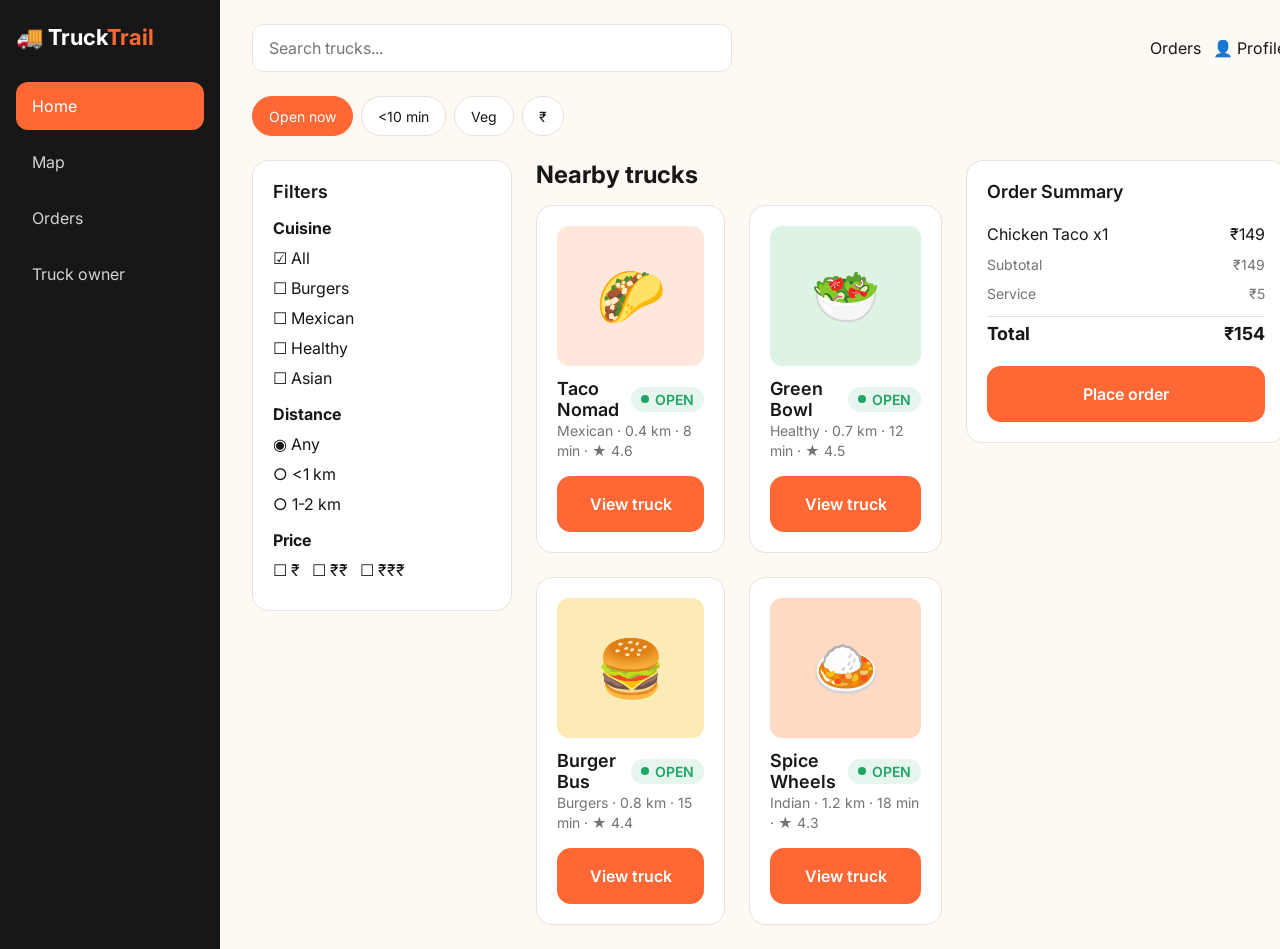
<file: index.html>
<!DOCTYPE html>
<html lang="en"><head><meta charset="UTF-8"><meta name="viewport" content="width=device-width, initial-scale=1">
<title>TruckTrail - Home</title><link rel="stylesheet" href="./style.css"></head>
<body class="index"><div class="app">
<aside class="side"><div class="logo">🚚 Truck<span>Trail</span></div><a class="nav active" href="index.html">Home</a><a class="nav" href="map.html">Map</a><a class="nav" href="tracker.html">Orders</a><a class="nav" href="truck-alert.html">Truck owner</a></aside>
<main class="main">
<header class="top"><input class="search" placeholder="Search trucks..."><div class="row"><a href="tracker.html">Orders</a><span>👤 Profile</span></div></header>
<div class="chips"><span class="chip sel">Open now</span><span class="chip">&lt;10 min</span><span class="chip">Veg</span><span class="chip">₹</span></div>
<div class="l3">
  <aside class="card"><h3>Filters</h3>
    <p class="mt16"><b>Cuisine</b></p>
    <div class="field">☑ All</div><div class="field">☐ Burgers</div><div class="field">☐ Mexican</div><div class="field">☐ Healthy</div><div class="field">☐ Asian</div>
    <p class="mt16"><b>Distance</b></p>
    <div class="field">◉ Any</div><div class="field">○ &lt;1 km</div><div class="field">○ 1-2 km</div>
    <p class="mt16"><b>Price</b></p><div class="field">☐ ₹ &nbsp; ☐ ₹₹ &nbsp; ☐ ₹₹₹</div>
  </aside>
  <section>
    <h2 style="margin-bottom:16px">Nearby trucks</h2>
    <div class="grid2">
      <a class="card tc" href="menu.html"><div class="ph" style="background:#FFE7DB">🌮</div><div class="row"><h3>Taco Nomad</h3><span class="pill open">OPEN</span></div><small>Mexican · 0.4 km · 8 min · ★ 4.6</small><div class="btn btn-primary mt16">View truck</div></a>
      <a class="card tc" href="menu.html"><div class="ph" style="background:#DDF3E4">🥗</div><div class="row"><h3>Green Bowl</h3><span class="pill open">OPEN</span></div><small>Healthy · 0.7 km · 12 min · ★ 4.5</small><div class="btn btn-primary mt16">View truck</div></a>
      <a class="card tc" href="menu.html"><div class="ph" style="background:#FDEBB5">🍔</div><div class="row"><h3>Burger Bus</h3><span class="pill open">OPEN</span></div><small>Burgers · 0.8 km · 15 min · ★ 4.4</small><div class="btn btn-primary mt16">View truck</div></a>
      <a class="card tc" href="menu.html"><div class="ph" style="background:#FFD9C2">🍛</div><div class="row"><h3>Spice Wheels</h3><span class="pill open">OPEN</span></div><small>Indian · 1.2 km · 18 min · ★ 4.3</small><div class="btn btn-primary mt16">View truck</div></a>
    </div>
  </section>
  <aside class="card sum"><h3>Order Summary</h3>
    <div class="row mt16"><span>Chicken Taco x1</span><span>₹149</span></div>
    <div class="row"><small>Subtotal</small><small>₹149</small></div>
    <div class="row"><small>Service</small><small>₹5</small></div>
    <div class="row total"><span>Total</span><span>₹154</span></div>
    <a class="btn btn-primary mt16" href="order.html">Place order</a>
  </aside>
</div>
</main></div></body></html>
</file>
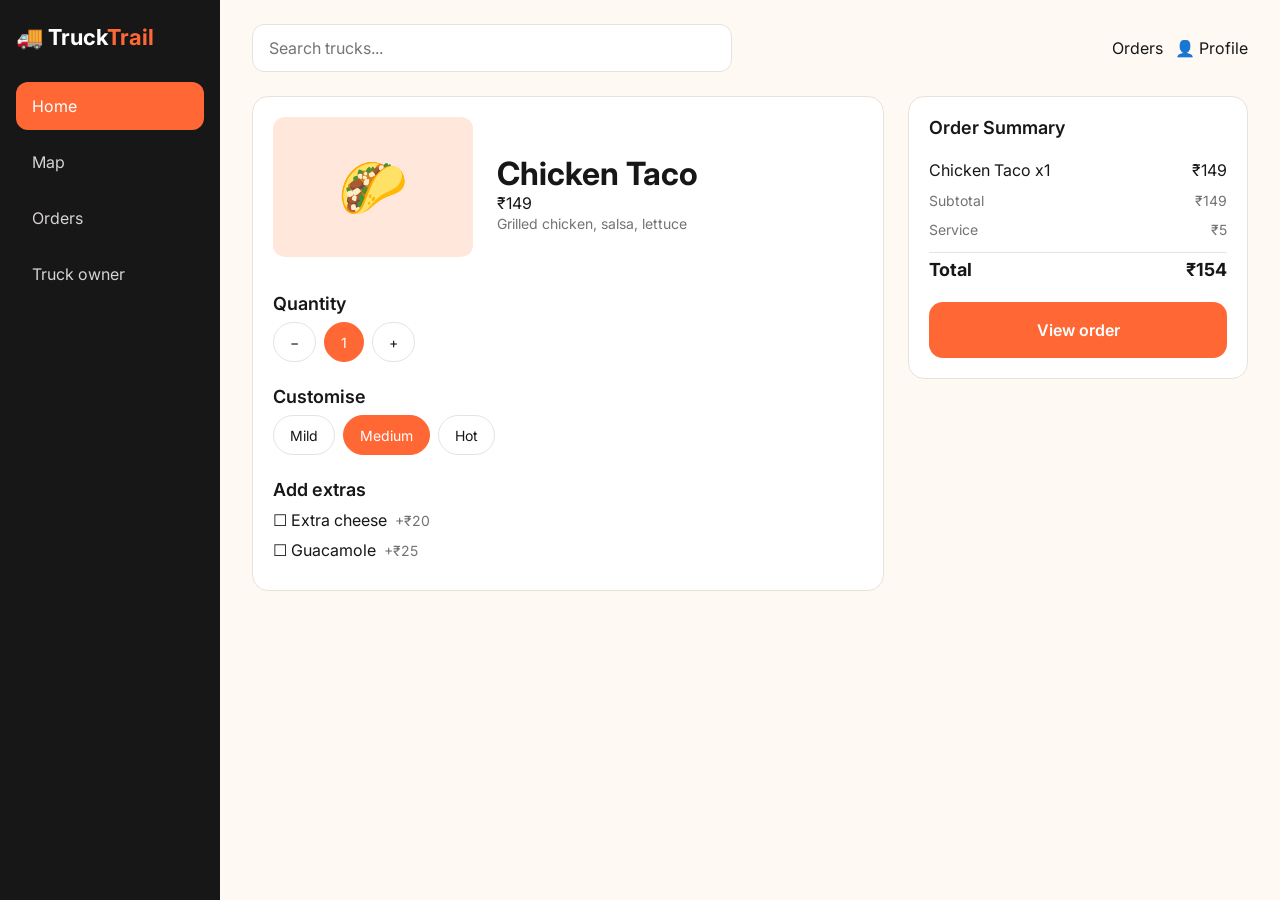
<file: add-dish.html>
<!DOCTYPE html>
<html lang="en"><head><meta charset="UTF-8"><meta name="viewport" content="width=device-width, initial-scale=1">
<title>TruckTrail - Add Dish</title><link rel="stylesheet" href="./style.css"></head>
<body class="add-dish"><div class="app">
<aside class="side"><div class="logo">🚚 Truck<span>Trail</span></div><a class="nav active" href="index.html">Home</a><a class="nav" href="map.html">Map</a><a class="nav" href="tracker.html">Orders</a><a class="nav" href="truck-alert.html">Truck owner</a></aside>
<main class="main">
<header class="top"><input class="search" placeholder="Search trucks..."><div class="row"><a href="tracker.html">Orders</a><span>👤 Profile</span></div></header>
<div class="l2">
  <section class="card">
    <div class="row" style="gap:24px;justify-content:flex-start">
      <div class="ph" style="background:#FFE7DB;width:200px">🌮</div>
      <div><h1>Chicken Taco</h1><p>₹149</p><small>Grilled chicken, salsa, lettuce</small></div>
    </div>
    <h3 class="mt">Quantity</h3>
    <div class="chips mt8"><span class="chip">−</span><span class="chip sel">1</span><span class="chip">+</span></div>
    <h3>Customise</h3>
    <div class="chips mt8"><span class="chip">Mild</span><span class="chip sel">Medium</span><span class="chip">Hot</span></div>
    <h3>Add extras</h3>
    <div class="field">☐ Extra cheese <small>+₹20</small></div>
    <div class="field">☐ Guacamole <small>+₹25</small></div>
  </section>
  <aside class="card sum"><h3>Order Summary</h3>
    <div class="row mt16"><span>Chicken Taco x1</span><span>₹149</span></div>
    <div class="row"><small>Subtotal</small><small>₹149</small></div>
    <div class="row"><small>Service</small><small>₹5</small></div>
    <div class="row total"><span>Total</span><span>₹154</span></div>
    <a class="btn btn-primary mt16" href="order.html">View order</a>
  </aside>
</div>
</main></div></body></html>
</file>
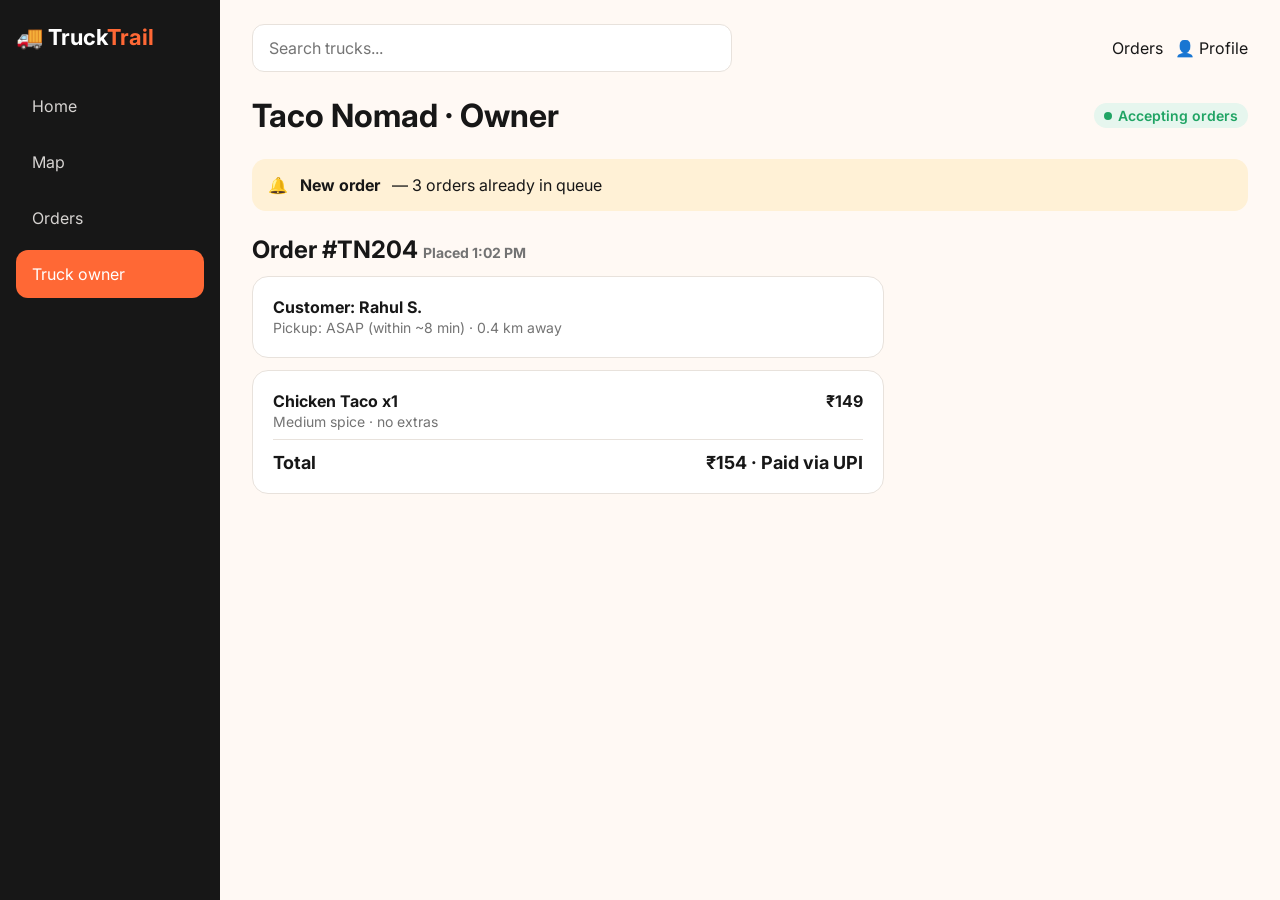
<file: Alert.html>
<!DOCTYPE html>
<html lang="en"><head><meta charset="UTF-8"><meta name="viewport" content="width=device-width, initial-scale=1">
<title>TruckTrail - Truck Alert</title><link rel="stylesheet" href="./style.css"></head>
<body class="truck-alert"><div class="app">
<aside class="side"><div class="logo">🚚 Truck<span>Trail</span></div><a class="nav" href="index.html">Home</a><a class="nav" href="map.html">Map</a><a class="nav" href="tracker.html">Orders</a><a class="nav active" href="truck-alert.html">Truck owner</a></aside>
<main class="main">
<header class="top"><input class="search" placeholder="Search trucks..."><div class="row"><a href="tracker.html">Orders</a><span>👤 Profile</span></div></header>
<div class="row"><h1>Taco Nomad · Owner</h1><span class="pill open">Accepting orders</span></div>
<div class="alert mt">🔔 <b>New order</b> — 3 orders already in queue</div>
<div class="l2">
  <section class="col">
    <h2>Order #TN204 <small>Placed 1:02 PM</small></h2>
    <div class="card"><b>Customer: Rahul S.</b><br><small>Pickup: ASAP (within ~8 min) · 0.4 km away</small></div>
    <div class="card">
      <div class="row"><b>Chicken Taco x1</b><b>₹149</b></div>
      <small>Medium spice · no extras</small>
      <div class="row total"><span>Total</span><span>₹154 · Paid via UPI</span></div>
    </div>
</file>
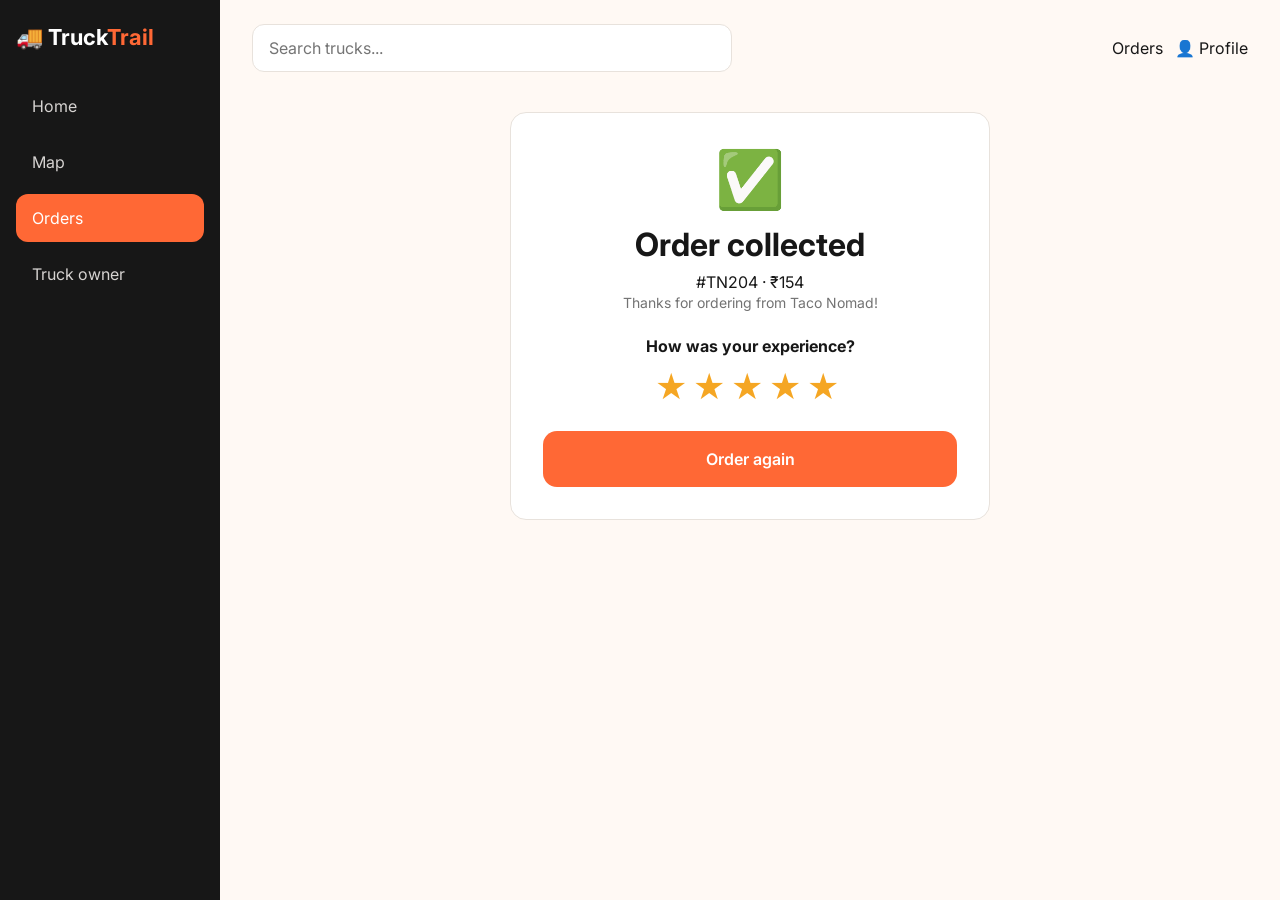
<file: collected.html>
<!DOCTYPE html>
<html lang="en"><head><meta charset="UTF-8"><meta name="viewport" content="width=device-width, initial-scale=1">
<title>TruckTrail - Order Collected</title><link rel="stylesheet" href="./style.css"></head>
<body class="collected"><div class="app">
<aside class="side"><div class="logo">🚚 Truck<span>Trail</span></div><a class="nav" href="index.html">Home</a><a class="nav" href="map.html">Map</a><a class="nav active" href="tracker.html">Orders</a><a class="nav" href="truck-alert.html">Truck owner</a></aside>
<main class="main">
<header class="top"><input class="search" placeholder="Search trucks..."><div class="row"><a href="tracker.html">Orders</a><span>👤 Profile</span></div></header>
<div class="center"><div class="card">
  <div class="icon">✅</div><h1>Order collected</h1>
  <p class="mt8">#TN204 · ₹154</p><small>Thanks for ordering from Taco Nomad!</small>
  <p class="mt"><b>How was your experience?</b></p>
  <div class="stars">★★★★★</div>
  <a class="btn btn-primary" href="index.html">Order again</a>
</div></div>
</main></div></body></html>
</file>
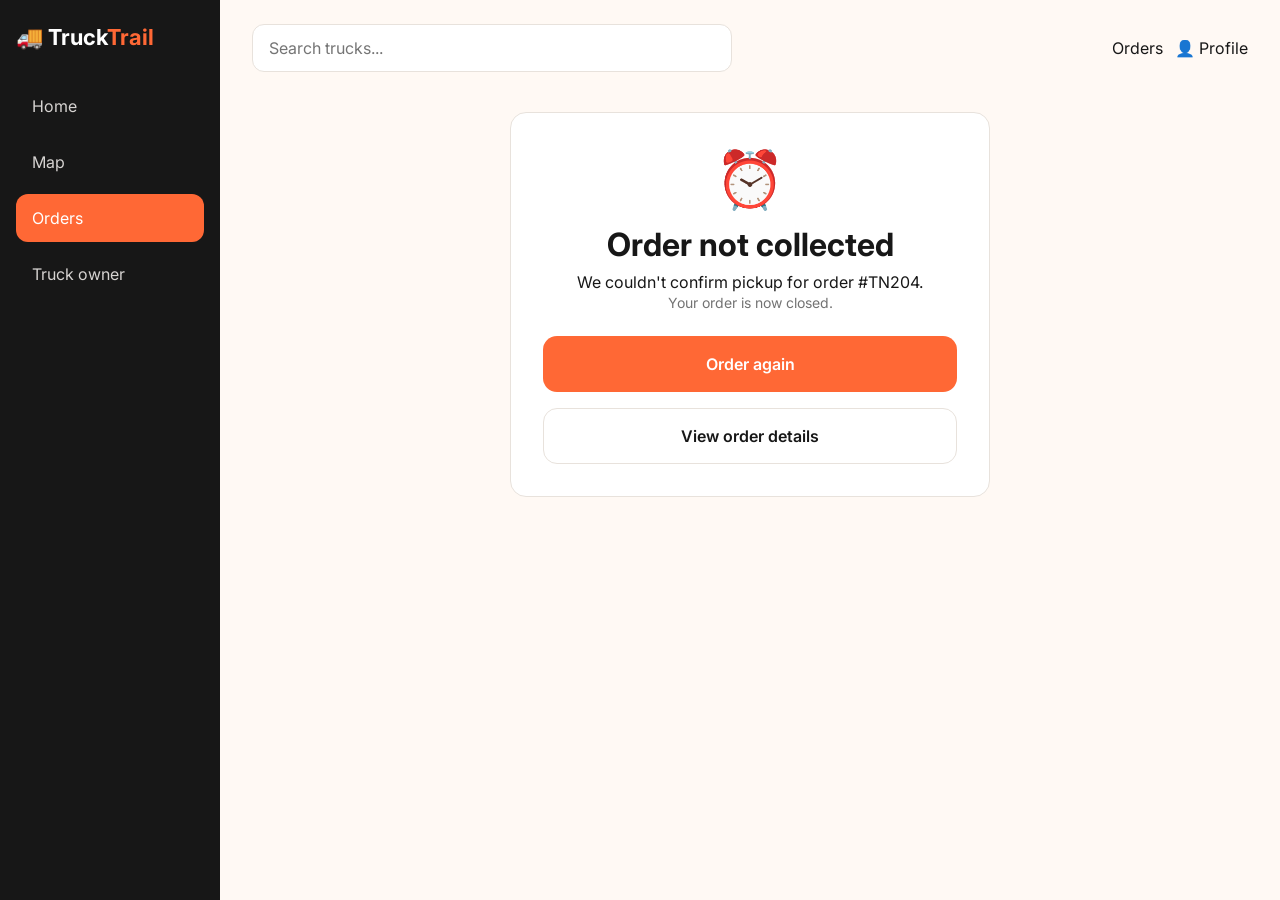
<file: edge-not-collected.html>
<!DOCTYPE html>
<html lang="en"><head><meta charset="UTF-8"><meta name="viewport" content="width=device-width, initial-scale=1">
<title>TruckTrail - Order Not Collected</title><link rel="stylesheet" href="./style.css"></head>
<body class="edge-not-collected"><div class="app">
<aside class="side"><div class="logo">🚚 Truck<span>Trail</span></div><a class="nav" href="index.html">Home</a><a class="nav" href="map.html">Map</a><a class="nav active" href="tracker.html">Orders</a><a class="nav" href="truck-alert.html">Truck owner</a></aside>
<main class="main">
<header class="top"><input class="search" placeholder="Search trucks..."><div class="row"><a href="tracker.html">Orders</a><span>👤 Profile</span></div></header>
<div class="center"><div class="card">
  <div class="icon">⏰</div><h1>Order not collected</h1>
  <p class="mt8">We couldn't confirm pickup for order #TN204.</p>
  <small>Your order is now closed.</small>
  <a class="btn btn-primary mt" href="menu.html">Order again</a>
  <a class="btn btn-secondary mt16" href="tracker.html">View order details</a>
</div></div>
</main></div></body></html>
</file>
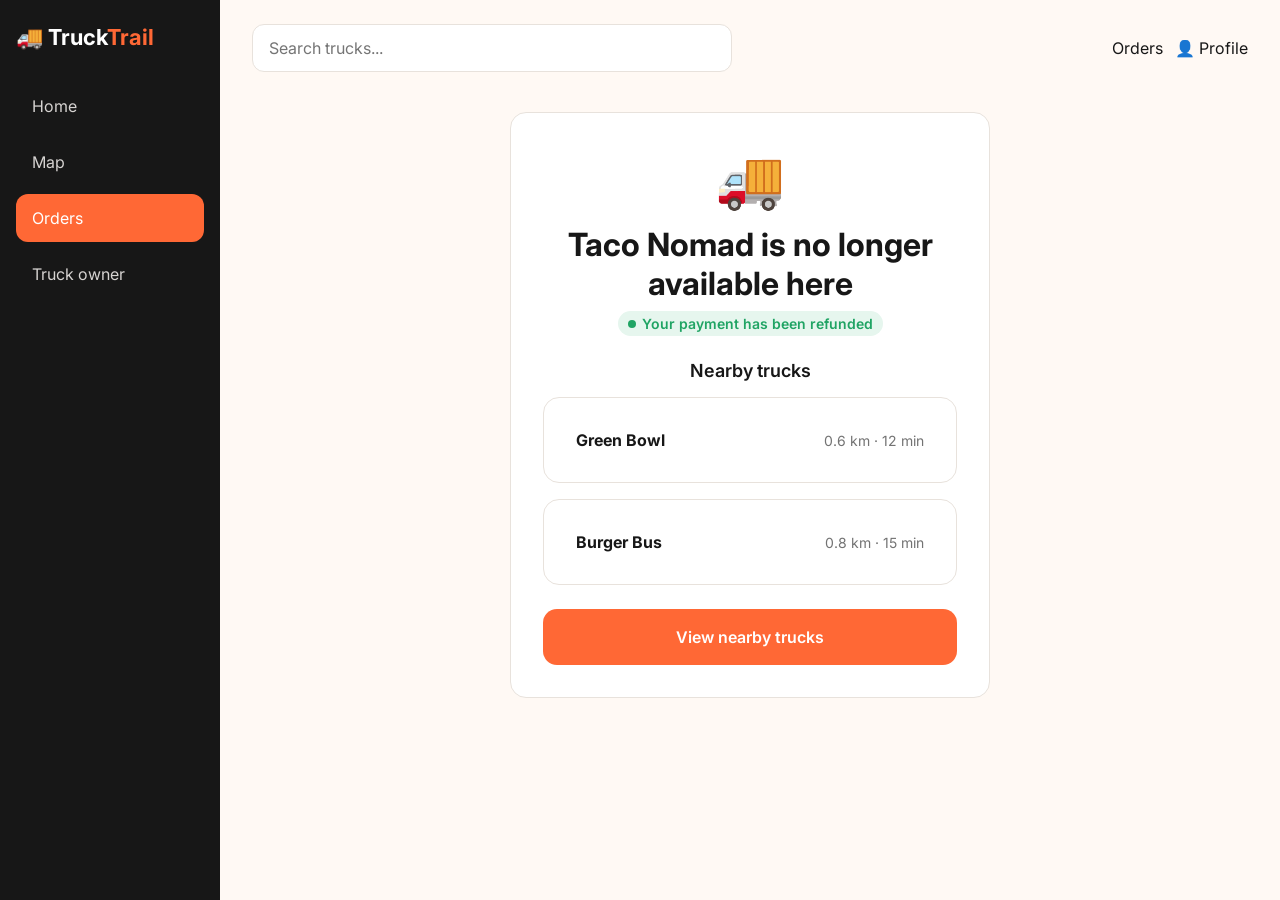
<file: edge-sold-out.html>
<!DOCTYPE html>
<html lang="en"><head><meta charset="UTF-8"><meta name="viewport" content="width=device-width, initial-scale=1">
<title>TruckTrail - Truck Moved</title><link rel="stylesheet" href="./style.css"></head>
<body class="edge-truck-moved"><div class="app">
<aside class="side"><div class="logo">🚚 Truck<span>Trail</span></div><a class="nav" href="index.html">Home</a><a class="nav" href="map.html">Map</a><a class="nav active" href="tracker.html">Orders</a><a class="nav" href="truck-alert.html">Truck owner</a></aside>
<main class="main">
<header class="top"><input class="search" placeholder="Search trucks..."><div class="row"><a href="tracker.html">Orders</a><span>👤 Profile</span></div></header>
<div class="center"><div class="card">
  <div class="icon">🚚</div>
  <h1>Taco Nomad is no longer available here</h1>
  <p class="mt8"><span class="pill open">Your payment has been refunded</span></p>
  <h3 class="mt">Nearby trucks</h3>
  <div class="card row mt16"><b>Green Bowl</b><small>0.6 km · 12 min</small></div>
  <div class="card row mt16"><b>Burger Bus</b><small>0.8 km · 15 min</small></div>
  <a class="btn btn-primary mt" href="index.html">View nearby trucks</a>
</div></div>
</main></div></body></html>
</file>
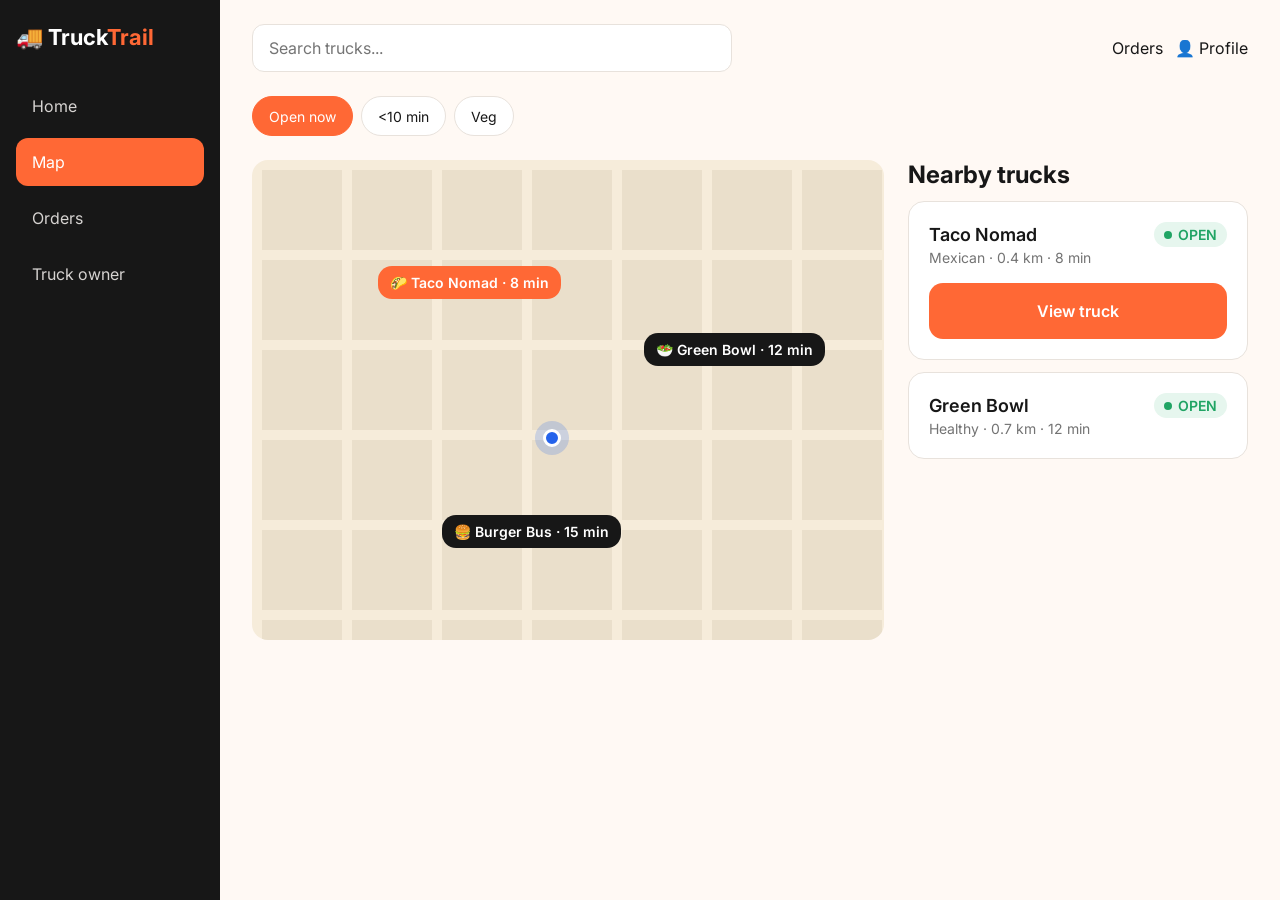
<file: map.html>
<!DOCTYPE html>
<html lang="en"><head><meta charset="UTF-8"><meta name="viewport" content="width=device-width, initial-scale=1">
<title>TruckTrail - Map</title><link rel="stylesheet" href="./style.css"></head>
<body class="map-page"><div class="app">
<aside class="side"><div class="logo">🚚 Truck<span>Trail</span></div><a class="nav" href="index.html">Home</a><a class="nav active" href="map.html">Map</a><a class="nav" href="tracker.html">Orders</a><a class="nav" href="truck-alert.html">Truck owner</a></aside>
<main class="main">
<header class="top"><input class="search" placeholder="Search trucks..."><div class="row"><a href="tracker.html">Orders</a><span>👤 Profile</span></div></header>
<div class="chips"><span class="chip sel">Open now</span><span class="chip">&lt;10 min</span><span class="chip">Veg</span></div>
<div class="l2">
  <div class="map">
    <span class="pin o" style="left:20%;top:22%">🌮 Taco Nomad · 8 min</span>
    <span class="pin" style="left:62%;top:36%">🥗 Green Bowl · 12 min</span>
    <span class="pin" style="left:30%;top:74%">🍔 Burger Bus · 15 min</span>
    <i class="me"></i>
  </div>
  <aside class="col"><h2>Nearby trucks</h2>
    <a class="card tc" href="menu.html"><div class="row"><h3>Taco Nomad</h3><span class="pill open">OPEN</span></div><small>Mexican · 0.4 km · 8 min</small><div class="btn btn-primary mt16">View truck</div></a>
    <a class="card tc" href="menu.html"><div class="row"><h3>Green Bowl</h3><span class="pill open">OPEN</span></div><small>Healthy · 0.7 km · 12 min</small></a>
  </aside>
</div>
</main></div></body></html>
</file>
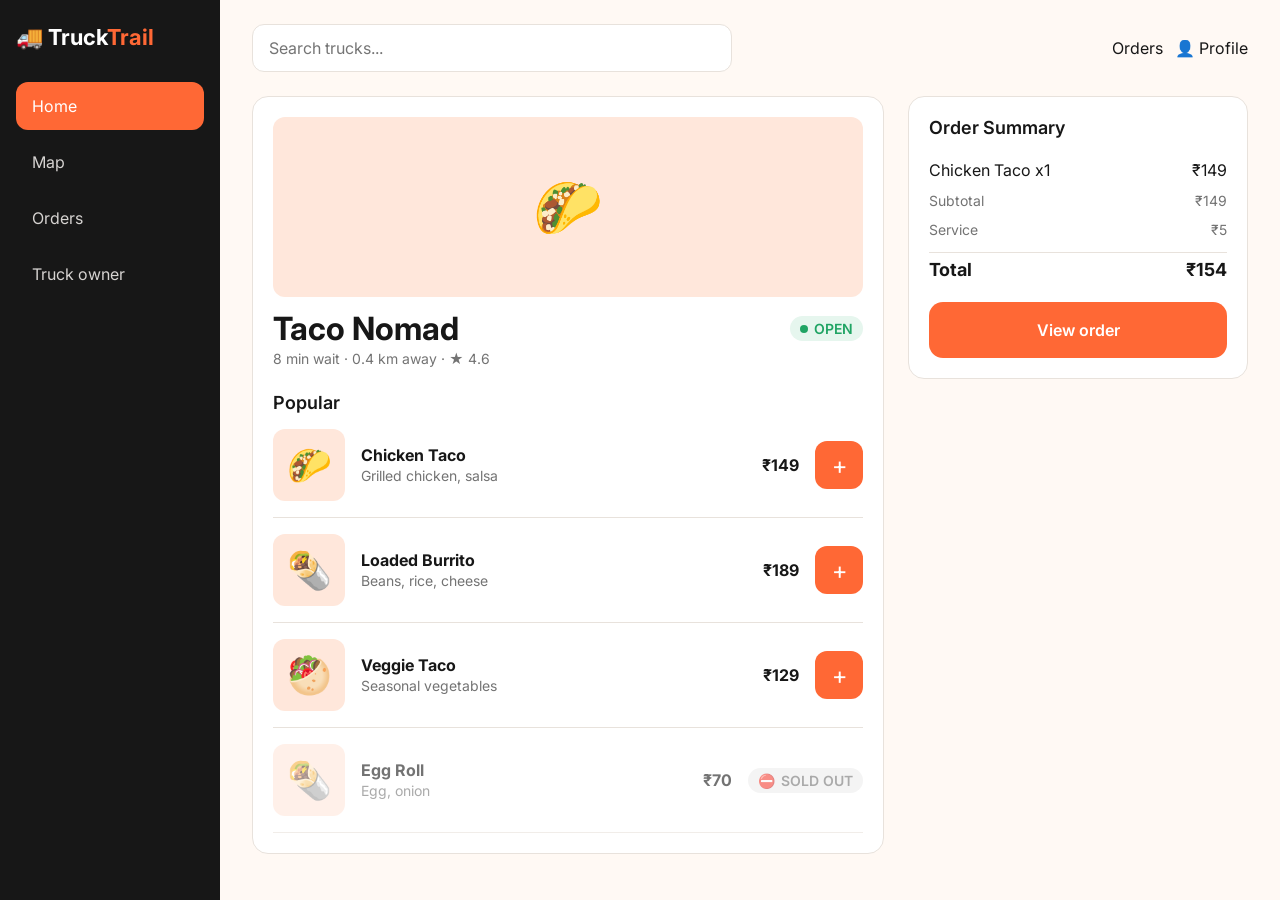
<file: menu.html>
<!DOCTYPE html>
<html lang="en"><head><meta charset="UTF-8"><meta name="viewport" content="width=device-width, initial-scale=1">
<title>TruckTrail - Truck Menu</title><link rel="stylesheet" href="./style.css"></head>
<body class="menu"><div class="app">
<aside class="side"><div class="logo">🚚 Truck<span>Trail</span></div><a class="nav active" href="index.html">Home</a><a class="nav" href="map.html">Map</a><a class="nav" href="tracker.html">Orders</a><a class="nav" href="truck-alert.html">Truck owner</a></aside>
<main class="main">
<header class="top"><input class="search" placeholder="Search trucks..."><div class="row"><a href="tracker.html">Orders</a><span>👤 Profile</span></div></header>
<div class="l2">
  <section class="card">
    <div class="ph" style="background:#FFE7DB;height:180px">🌮</div>
    <div class="row"><h1>Taco Nomad</h1><span class="pill open">OPEN</span></div>
    <small>8 min wait · 0.4 km away · ★ 4.6</small>
    <h3 class="mt">Popular</h3>
    <div class="dish"><div class="th">🌮</div><div><b>Chicken Taco</b><br><small>Grilled chicken, salsa</small></div><b>₹149</b><a class="add" href="add-dish.html">+</a></div>
    <div class="dish"><div class="th">🌯</div><div><b>Loaded Burrito</b><br><small>Beans, rice, cheese</small></div><b>₹189</b><a class="add" href="add-dish.html">+</a></div>
    <div class="dish"><div class="th">🥙</div><div><b>Veggie Taco</b><br><small>Seasonal vegetables</small></div><b>₹129</b><a class="add" href="add-dish.html">+</a></div>
    <div class="dish so"><div class="th">🌯</div><div><b>Egg Roll</b><br><small>Egg, onion</small></div><b>₹70</b><span class="pill sold">SOLD OUT</span></div>
  </section>
  <aside class="card sum"><h3>Order Summary</h3>
    <div class="row mt16"><span>Chicken Taco x1</span><span>₹149</span></div>
    <div class="row"><small>Subtotal</small><small>₹149</small></div>
    <div class="row"><small>Service</small><small>₹5</small></div>
    <div class="row total"><span>Total</span><span>₹154</span></div>
    <a class="btn btn-primary mt16" href="add-dish.html">View order</a>
  </aside>
</div>
</main></div></body></html>
</file>
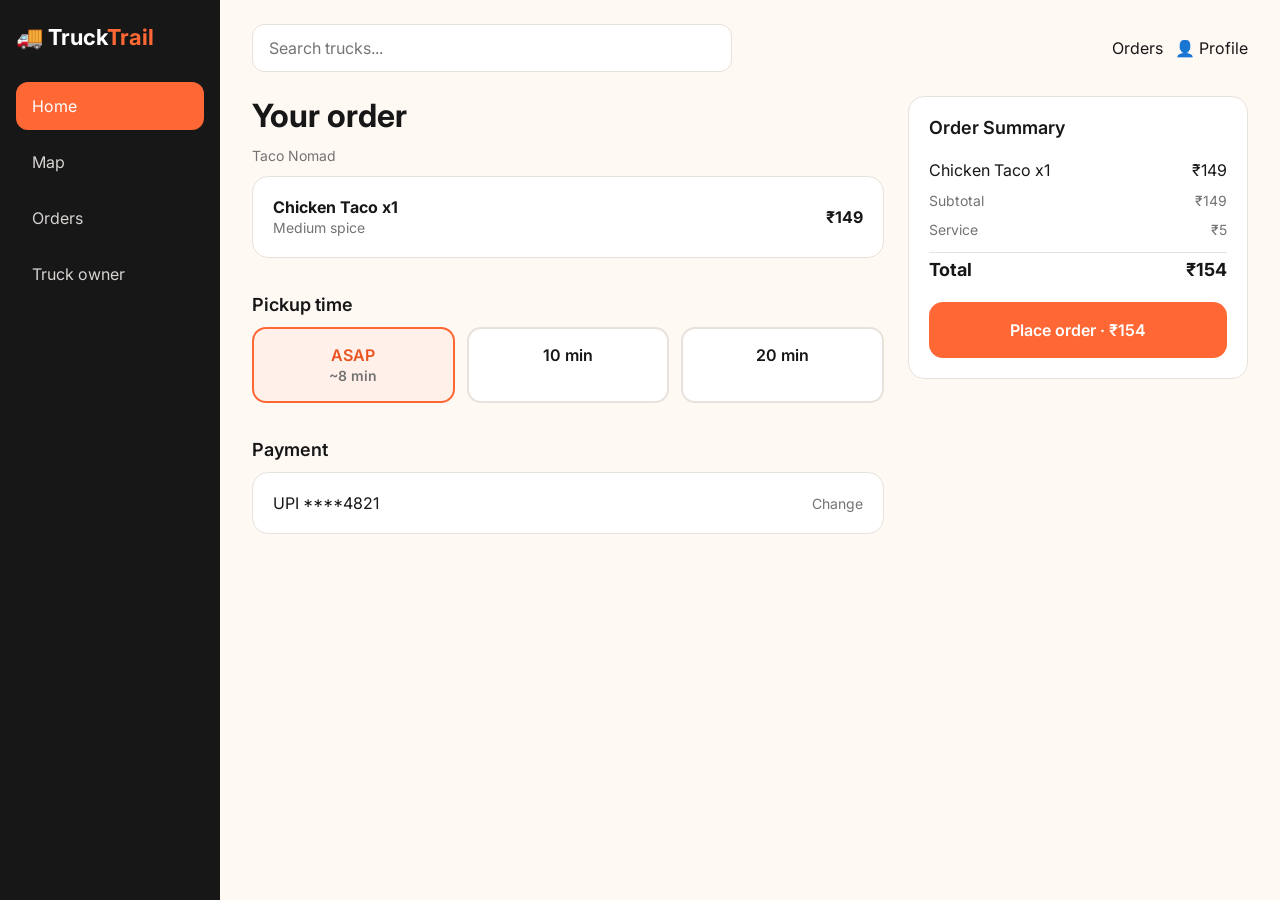
<file: order.html>
<!DOCTYPE html>
<html lang="en"><head><meta charset="UTF-8"><meta name="viewport" content="width=device-width, initial-scale=1">
<title>TruckTrail - Order and Pickup</title><link rel="stylesheet" href="./style.css"></head>
<body class="order"><div class="app">
<aside class="side"><div class="logo">🚚 Truck<span>Trail</span></div><a class="nav active" href="index.html">Home</a><a class="nav" href="map.html">Map</a><a class="nav" href="tracker.html">Orders</a><a class="nav" href="truck-alert.html">Truck owner</a></aside>
<main class="main">
<header class="top"><input class="search" placeholder="Search trucks..."><div class="row"><a href="tracker.html">Orders</a><span>👤 Profile</span></div></header>
<div class="l2">
  <section class="col">
    <h1>Your order</h1><small>Taco Nomad</small>
    <div class="card row"><div><b>Chicken Taco x1</b><br><small>Medium spice</small></div><b>₹149</b></div>
    <h3 class="mt">Pickup time</h3>
    <div class="opts"><div class="opt sel">ASAP<br><small>~8 min</small></div><div class="opt">10 min</div><div class="opt">20 min</div></div>
    <h3 class="mt">Payment</h3>
    <div class="card row"><span>UPI ****4821</span><small>Change</small></div>
  </section>
  <aside class="card sum"><h3>Order Summary</h3>
    <div class="row mt16"><span>Chicken Taco x1</span><span>₹149</span></div>
    <div class="row"><small>Subtotal</small><small>₹149</small></div>
    <div class="row"><small>Service</small><small>₹5</small></div>
    <div class="row total"><span>Total</span><span>₹154</span></div>
    <a class="btn btn-primary mt16" href="tracker.html">Place order · ₹154</a>
  </aside>
</div>
</main></div></body></html>
</file>
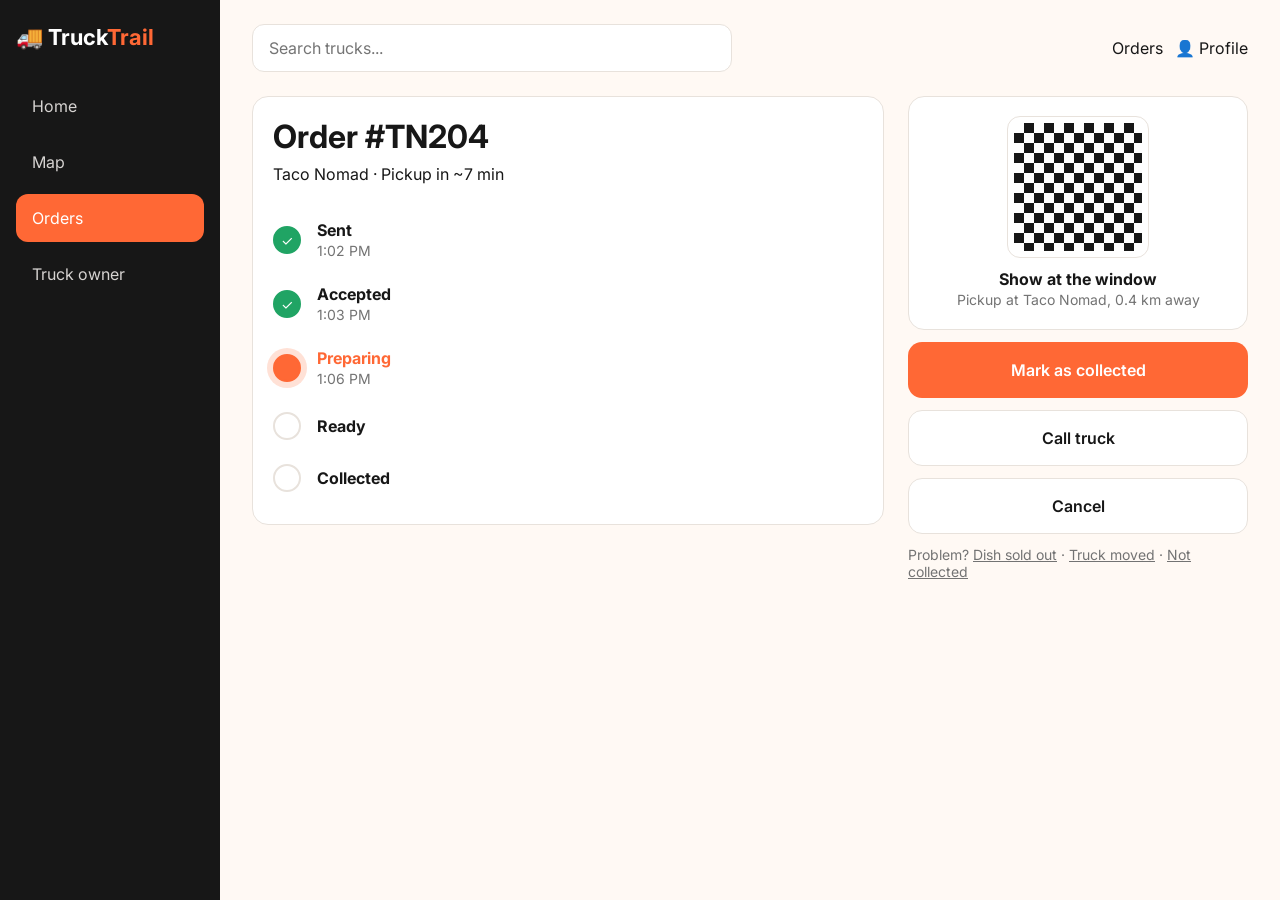
<file: tracker.html>
<!DOCTYPE html>
<html lang="en"><head><meta charset="UTF-8"><meta name="viewport" content="width=device-width, initial-scale=1">
<title>TruckTrail - Live Order Tracker</title><link rel="stylesheet" href="./style.css"></head>
<body class="tracker"><div class="app">
<aside class="side"><div class="logo">🚚 Truck<span>Trail</span></div><a class="nav" href="index.html">Home</a><a class="nav" href="map.html">Map</a><a class="nav active" href="tracker.html">Orders</a><a class="nav" href="truck-alert.html">Truck owner</a></aside>
<main class="main">
<header class="top"><input class="search" placeholder="Search trucks..."><div class="row"><a href="tracker.html">Orders</a><span>👤 Profile</span></div></header>
<div class="l2">
  <section class="card">
    <h1>Order #TN204</h1>
    <p class="mt8">Taco Nomad · Pickup in ~7 min</p>
    <div class="mt">
      <div class="step done"><div class="dot">✓</div><div><b>Sent</b><br><small>1:02 PM</small></div></div>
      <div class="step done"><div class="dot">✓</div><div><b>Accepted</b><br><small>1:03 PM</small></div></div>
      <div class="step cur"><div class="dot"></div><div><b>Preparing</b><br><small>1:06 PM</small></div></div>
      <div class="step"><div class="dot"></div><div><b>Ready</b></div></div>
      <div class="step"><div class="dot"></div><div><b>Collected</b></div></div>
    </div>
  </section>
  <aside class="col">
    <div class="card" style="text-align:center"><div class="qr" style="margin:0 auto 12px"></div><b>Show at the window</b><br><small>Pickup at Taco Nomad, 0.4 km away</small></div>
    <a class="btn btn-primary" href="collected.html">Mark as collected</a>
    <div class="btn btn-secondary">Call truck</div>
    <div class="btn btn-secondary">Cancel</div>
    <small>Problem? <a href="edge-sold-out.html"><u>Dish sold out</u></a> · <a href="edge-truck-moved.html"><u>Truck moved</u></a> · <a href="edge-not-collected.html"><u>Not collected</u></a></small>
  </aside>
</div>
</main></div></body></html>
</file>
<file: style.css>
@import url('https://fonts.googleapis.com/css2?family=Inter:wght@400;600;700&display=swap');
:root{--primary:#FF6835;--primary-dark:#E95420;--green:#20A464;--red:#E5484D;--yellow:#F5A623;--bg:#FFF9F4;--surface:#fff;--text:#171717;--text-2:#737373;--border:#E8E2DC;--r-card:16px;--r-btn:14px}
*{box-sizing:border-box;margin:0;padding:0}
body{font-family:'Inter',sans-serif;background:var(--bg);color:var(--text);min-width:1280px}
a{text-decoration:none;color:inherit}
h1{font-size:32px;font-weight:700}h2{font-size:24px;font-weight:700}h3{font-size:18px;font-weight:600}
p{font-size:16px}small{font-size:14px;color:var(--text-2)}
.app{display:grid;grid-template-columns:220px 1fr;min-height:100vh}
.side{background:#171717;color:#fff;padding:24px 16px;display:flex;flex-direction:column;gap:8px}
.logo{font-size:22px;font-weight:700;margin-bottom:24px}.logo span{color:var(--primary)}
.nav{display:flex;align-items:center;height:48px;padding:0 16px;border-radius:12px;color:#d6d3d1;font-size:16px}
.nav.active{background:var(--primary);color:#fff}
.main{padding:24px 32px;max-width:1220px}
.top{display:flex;justify-content:space-between;align-items:center;margin-bottom:24px;gap:16px}
.search{flex:1;max-width:480px;height:48px;border:1px solid var(--border);border-radius:12px;padding:0 16px;background:#fff;font:16px Inter}
.card{background:var(--surface);border:1px solid var(--border);border-radius:var(--r-card);padding:20px}
.btn{display:flex;align-items:center;justify-content:center;height:56px;padding:0 24px;border-radius:var(--r-btn);font:600 16px Inter;border:0;cursor:pointer;transition:.15s}
.btn-primary{background:var(--primary);color:#fff}.btn-primary:hover{background:var(--primary-dark);transform:translateY(-2px)}
.btn-secondary{background:#fff;color:var(--text);border:1.5px solid var(--border)}.btn-secondary:hover{border-color:var(--primary)}
.chip{display:inline-flex;align-items:center;height:40px;padding:0 16px;border-radius:999px;border:1px solid var(--border);background:#fff;font-size:14px}
.chip.sel{background:var(--primary);color:#fff;border-color:var(--primary)}
.chips{display:flex;gap:8px;margin-bottom:24px;flex-wrap:wrap}
.pill{display:inline-flex;gap:6px;align-items:center;padding:4px 10px;border-radius:999px;font-size:14px;font-weight:600}
.pill.open{background:#E6F6EE;color:var(--green)}.pill.open::before{content:"";width:8px;height:8px;border-radius:50%;background:var(--green)}
.pill.sold{background:#eee;color:var(--text-2)}.pill.sold::before{content:"⛔"}
.pill.warn{background:#FFF1D6;color:#9a6200}
.grid2{display:grid;grid-template-columns:repeat(2,1fr);gap:24px}
.l3{display:grid;grid-template-columns:260px 1fr 320px;gap:24px;align-items:start}
.l2{display:grid;grid-template-columns:1fr 340px;gap:24px;align-items:start}
.ph{height:140px;border-radius:12px;display:grid;place-items:center;font-size:56px;margin-bottom:12px}
.tc{display:block;transition:.15s}.tc:hover{transform:translateY(-3px);box-shadow:0 8px 20px rgba(0,0,0,.1)}
.row{display:flex;justify-content:space-between;align-items:center;gap:12px}
.col{display:flex;flex-direction:column;gap:12px}
.mt{margin-top:24px}.mt8{margin-top:8px}.mt16{margin-top:16px}
.opts{display:flex;gap:12px}.opt{flex:1;text-align:center;padding:16px;border:2px solid var(--border);border-radius:14px;background:#fff;font-weight:600}
.opt.sel{border-color:var(--primary);background:#FFF1EA;color:var(--primary-dark)}
.add{width:48px;height:48px;border-radius:12px;background:var(--primary);color:#fff;display:grid;place-items:center;font-size:24px}
.dish{display:flex;align-items:center;gap:16px;padding:16px 0;border-bottom:1px solid var(--border)}
.dish .th{width:72px;height:72px;border-radius:12px;display:grid;place-items:center;font-size:36px;background:#FFE7DB}
.dish.so{opacity:.6}.dish>div:nth-child(2){flex:1}
.sum .row{padding:6px 0}.total{font-weight:700;font-size:18px;border-top:1px solid var(--border);margin-top:8px;padding-top:12px}
.step{display:flex;gap:16px;align-items:center;padding:12px 0}
.dot{width:28px;height:28px;border-radius:50%;border:2px solid var(--border);display:grid;place-items:center;color:#fff;font-size:14px;flex:none}
.step.done .dot{background:var(--green);border-color:var(--green)}.step.cur .dot{background:var(--primary);border-color:var(--primary);box-shadow:0 0 0 6px rgba(255,104,53,.2)}
.step.cur b{color:var(--primary)}
.qr{width:140px;height:140px;border-radius:12px;border:6px solid #fff;outline:1px solid var(--border);background:repeating-conic-gradient(#171717 0 25%,#fff 0 50%) 0 0/20px 20px}
.center{max-width:480px;margin:40px auto;text-align:center}.center .card{padding:32px}
.icon{font-size:56px;margin-bottom:12px}
.map{height:480px;border-radius:16px;background:#EADFCB;position:relative;overflow:hidden;background-image:linear-gradient(#f6ecda 10px,transparent 10px),linear-gradient(90deg,#f6ecda 10px,transparent 10px);background-size:90px 90px}
.pin{position:absolute;background:#171717;color:#fff;padding:8px 12px;border-radius:14px;font-size:14px;font-weight:600}.pin.o{background:var(--primary)}
.me{position:absolute;left:46%;top:56%;width:18px;height:18px;border-radius:50%;background:#2563eb;border:3px solid #fff;box-shadow:0 0 0 8px rgba(37,99,235,.2)}
.alert{background:#FFF1D6;border-radius:14px;padding:16px;display:flex;gap:12px;align-items:center;margin-bottom:24px}
.stars{font-size:32px;color:var(--yellow);letter-spacing:6px;margin:12px 0 24px}
.field{display:flex;align-items:center;gap:8px;margin:10px 0;font-size:16px}
</file>
